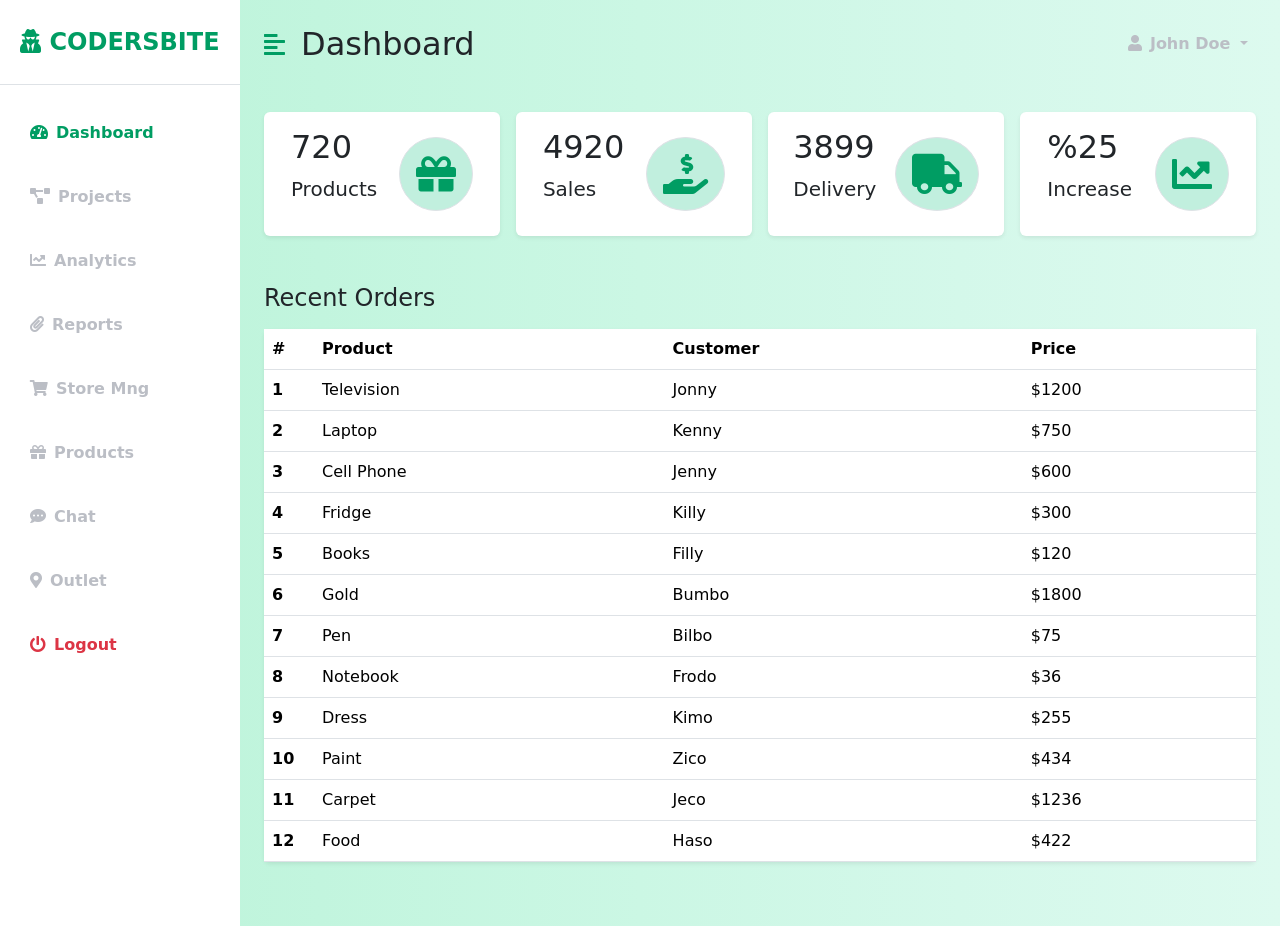
<file: admin/responsive-bootstrap5-admin-dashboard-main/index.html>
<!DOCTYPE html>
<html lang="en">

<head>
    <meta charset="UTF-8" />
    <meta http-equiv="X-UA-Compatible" content="IE=edge" />
    <meta name="viewport" content="width=device-width, initial-scale=1.0" />
    <link href="https://cdn.jsdelivr.net/npm/bootstrap@5.0.0-beta3/dist/css/bootstrap.min.css" rel="stylesheet" />
    <link rel="stylesheet" href="https://cdnjs.cloudflare.com/ajax/libs/font-awesome/5.15.3/css/all.min.css" />
    <link rel="stylesheet" href="styles.css" />
    <title>Bootstap 5 Responsive Admin Dashboard</title>
</head>

<body>
    <div class="d-flex" id="wrapper">
        <!-- Sidebar -->
        <div class="bg-white" id="sidebar-wrapper">
            <div class="sidebar-heading text-center py-4 primary-text fs-4 fw-bold text-uppercase border-bottom"><i
                    class="fas fa-user-secret me-2"></i>Codersbite</div>
            <div class="list-group list-group-flush my-3">
                <a href="#" class="list-group-item list-group-item-action bg-transparent second-text active"><i
                        class="fas fa-tachometer-alt me-2"></i>Dashboard</a>
                <a href="#" class="list-group-item list-group-item-action bg-transparent second-text fw-bold"><i
                        class="fas fa-project-diagram me-2"></i>Projects</a>
                <a href="#" class="list-group-item list-group-item-action bg-transparent second-text fw-bold"><i
                        class="fas fa-chart-line me-2"></i>Analytics</a>
                <a href="#" class="list-group-item list-group-item-action bg-transparent second-text fw-bold"><i
                        class="fas fa-paperclip me-2"></i>Reports</a>
                <a href="#" class="list-group-item list-group-item-action bg-transparent second-text fw-bold"><i
                        class="fas fa-shopping-cart me-2"></i>Store Mng</a>
                <a href="#" class="list-group-item list-group-item-action bg-transparent second-text fw-bold"><i
                        class="fas fa-gift me-2"></i>Products</a>
                <a href="#" class="list-group-item list-group-item-action bg-transparent second-text fw-bold"><i
                        class="fas fa-comment-dots me-2"></i>Chat</a>
                <a href="#" class="list-group-item list-group-item-action bg-transparent second-text fw-bold"><i
                        class="fas fa-map-marker-alt me-2"></i>Outlet</a>
                <a href="#" class="list-group-item list-group-item-action bg-transparent text-danger fw-bold"><i
                        class="fas fa-power-off me-2"></i>Logout</a>
            </div>
        </div>
        <!-- /#sidebar-wrapper -->

        <!-- Page Content -->
        <div id="page-content-wrapper">
            <nav class="navbar navbar-expand-lg navbar-light bg-transparent py-4 px-4">
                <div class="d-flex align-items-center">
                    <i class="fas fa-align-left primary-text fs-4 me-3" id="menu-toggle"></i>
                    <h2 class="fs-2 m-0">Dashboard</h2>
                </div>

                <button class="navbar-toggler" type="button" data-bs-toggle="collapse"
                    data-bs-target="#navbarSupportedContent" aria-controls="navbarSupportedContent"
                    aria-expanded="false" aria-label="Toggle navigation">
                    <span class="navbar-toggler-icon"></span>
                </button>

                <div class="collapse navbar-collapse" id="navbarSupportedContent">
                    <ul class="navbar-nav ms-auto mb-2 mb-lg-0">
                        <li class="nav-item dropdown">
                            <a class="nav-link dropdown-toggle second-text fw-bold" href="#" id="navbarDropdown"
                                role="button" data-bs-toggle="dropdown" aria-expanded="false">
                                <i class="fas fa-user me-2"></i>John Doe
                            </a>
                            <ul class="dropdown-menu" aria-labelledby="navbarDropdown">
                                <li><a class="dropdown-item" href="#">Profile</a></li>
                                <li><a class="dropdown-item" href="#">Settings</a></li>
                                <li><a class="dropdown-item" href="#">Logout</a></li>
                            </ul>
                        </li>
                    </ul>
                </div>
            </nav>

            <div class="container-fluid px-4">
                <div class="row g-3 my-2">
                    <div class="col-md-3">
                        <div class="p-3 bg-white shadow-sm d-flex justify-content-around align-items-center rounded">
                            <div>
                                <h3 class="fs-2">720</h3>
                                <p class="fs-5">Products</p>
                            </div>
                            <i class="fas fa-gift fs-1 primary-text border rounded-full secondary-bg p-3"></i>
                        </div>
                    </div>

                    <div class="col-md-3">
                        <div class="p-3 bg-white shadow-sm d-flex justify-content-around align-items-center rounded">
                            <div>
                                <h3 class="fs-2">4920</h3>
                                <p class="fs-5">Sales</p>
                            </div>
                            <i
                                class="fas fa-hand-holding-usd fs-1 primary-text border rounded-full secondary-bg p-3"></i>
                        </div>
                    </div>

                    <div class="col-md-3">
                        <div class="p-3 bg-white shadow-sm d-flex justify-content-around align-items-center rounded">
                            <div>
                                <h3 class="fs-2">3899</h3>
                                <p class="fs-5">Delivery</p>
                            </div>
                            <i class="fas fa-truck fs-1 primary-text border rounded-full secondary-bg p-3"></i>
                        </div>
                    </div>

                    <div class="col-md-3">
                        <div class="p-3 bg-white shadow-sm d-flex justify-content-around align-items-center rounded">
                            <div>
                                <h3 class="fs-2">%25</h3>
                                <p class="fs-5">Increase</p>
                            </div>
                            <i class="fas fa-chart-line fs-1 primary-text border rounded-full secondary-bg p-3"></i>
                        </div>
                    </div>
                </div>

                <div class="row my-5">
                    <h3 class="fs-4 mb-3">Recent Orders</h3>
                    <div class="col">
                        <table class="table bg-white rounded shadow-sm  table-hover">
                            <thead>
                                <tr>
                                    <th scope="col" width="50">#</th>
                                    <th scope="col">Product</th>
                                    <th scope="col">Customer</th>
                                    <th scope="col">Price</th>
                                </tr>
                            </thead>
                            <tbody>
                                <tr>
                                    <th scope="row">1</th>
                                    <td>Television</td>
                                    <td>Jonny</td>
                                    <td>$1200</td>
                                </tr>
                                <tr>
                                    <th scope="row">2</th>
                                    <td>Laptop</td>
                                    <td>Kenny</td>
                                    <td>$750</td>
                                </tr>
                                <tr>
                                    <th scope="row">3</th>
                                    <td>Cell Phone</td>
                                    <td>Jenny</td>
                                    <td>$600</td>
                                </tr>
                                <tr>
                                    <th scope="row">4</th>
                                    <td>Fridge</td>
                                    <td>Killy</td>
                                    <td>$300</td>
                                </tr>
                                <tr>
                                    <th scope="row">5</th>
                                    <td>Books</td>
                                    <td>Filly</td>
                                    <td>$120</td>
                                </tr>
                                <tr>
                                    <th scope="row">6</th>
                                    <td>Gold</td>
                                    <td>Bumbo</td>
                                    <td>$1800</td>
                                </tr>
                                <tr>
                                    <th scope="row">7</th>
                                    <td>Pen</td>
                                    <td>Bilbo</td>
                                    <td>$75</td>
                                </tr>
                                <tr>
                                    <th scope="row">8</th>
                                    <td>Notebook</td>
                                    <td>Frodo</td>
                                    <td>$36</td>
                                </tr>
                                <tr>
                                    <th scope="row">9</th>
                                    <td>Dress</td>
                                    <td>Kimo</td>
                                    <td>$255</td>
                                </tr>
                                <tr>
                                    <th scope="row">10</th>
                                    <td>Paint</td>
                                    <td>Zico</td>
                                    <td>$434</td>
                                </tr>
                                <tr>
                                    <th scope="row">11</th>
                                    <td>Carpet</td>
                                    <td>Jeco</td>
                                    <td>$1236</td>
                                </tr>
                                <tr>
                                    <th scope="row">12</th>
                                    <td>Food</td>
                                    <td>Haso</td>
                                    <td>$422</td>
                                </tr>
                            </tbody>
                        </table>
                    </div>
                </div>

            </div>
        </div>
    </div>
    <!-- /#page-content-wrapper -->
    </div>

    <script src="https://cdn.jsdelivr.net/npm/bootstrap@5.0.0-beta3/dist/js/bootstrap.bundle.min.js"></script>
    <script>
        var el = document.getElementById("wrapper");
        var toggleButton = document.getElementById("menu-toggle");

        toggleButton.onclick = function () {
            el.classList.toggle("toggled");
        };
    </script>
</body>

</html>
</file>
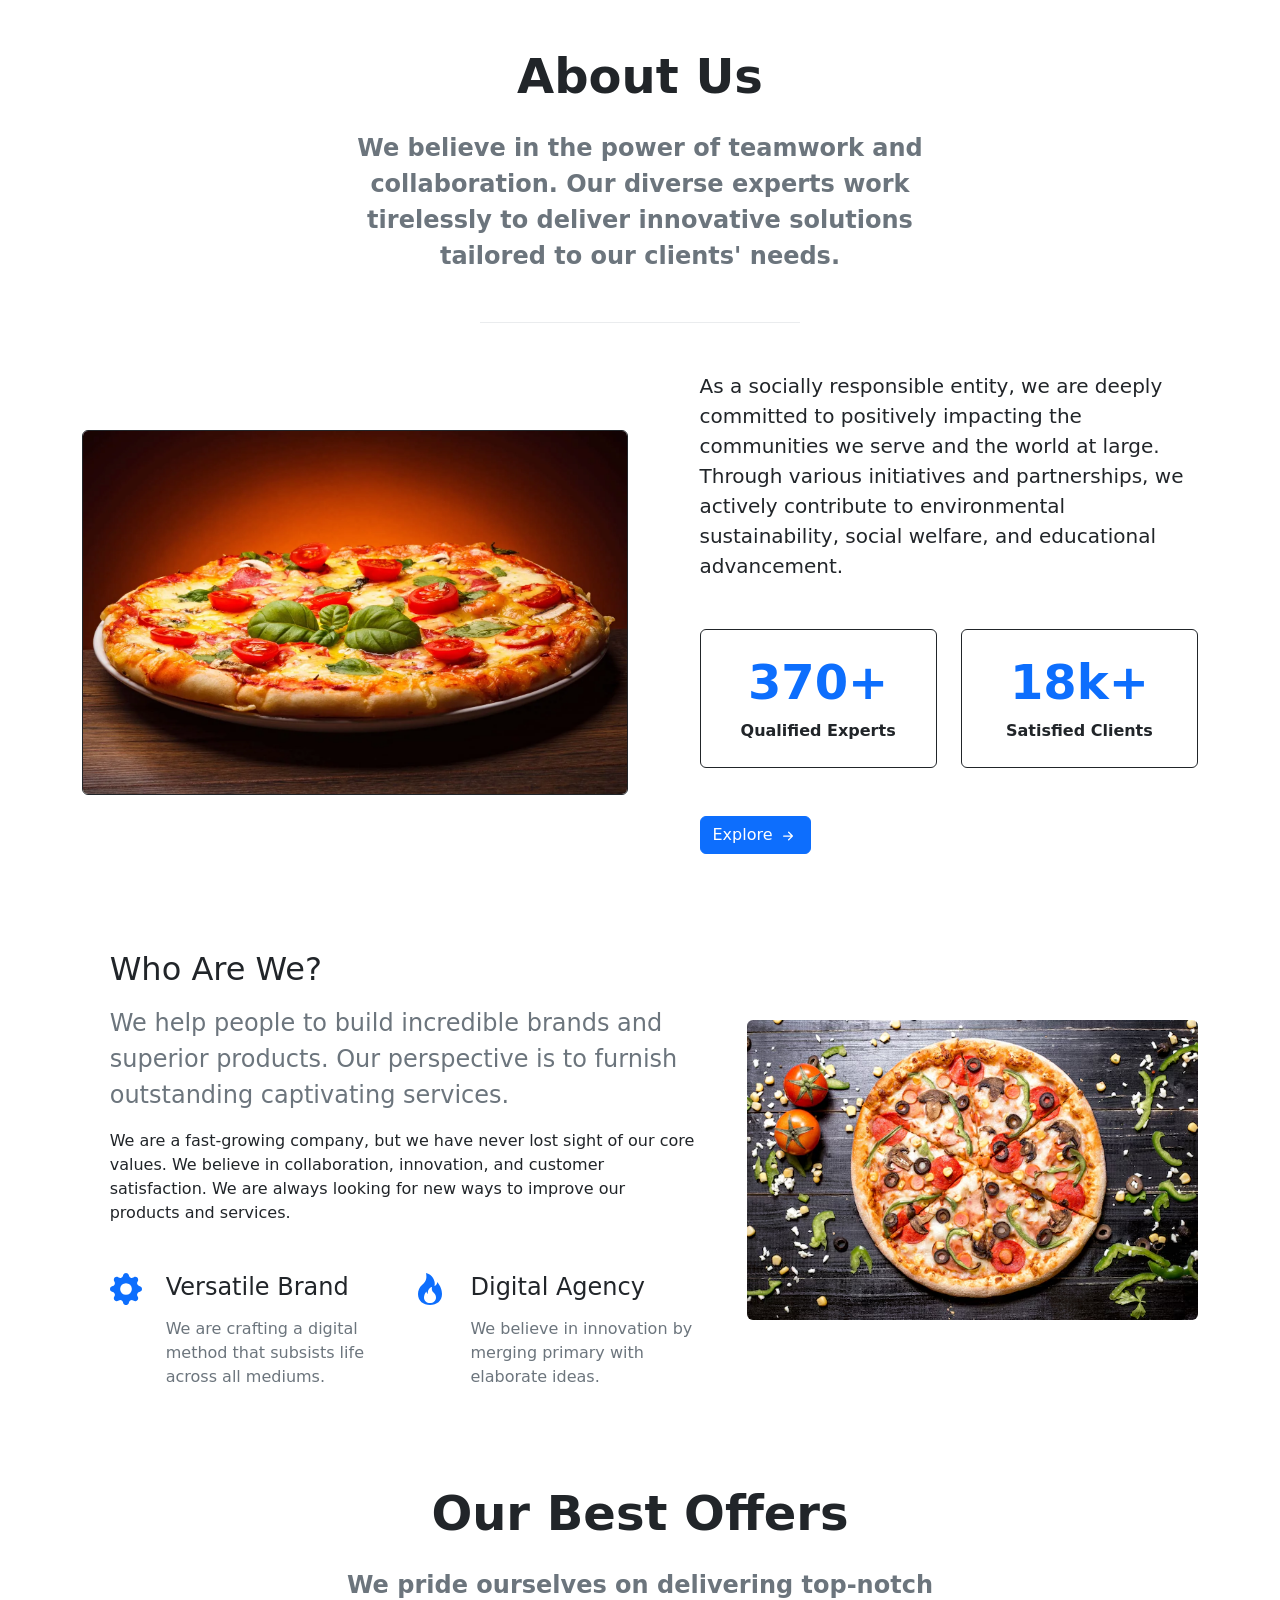
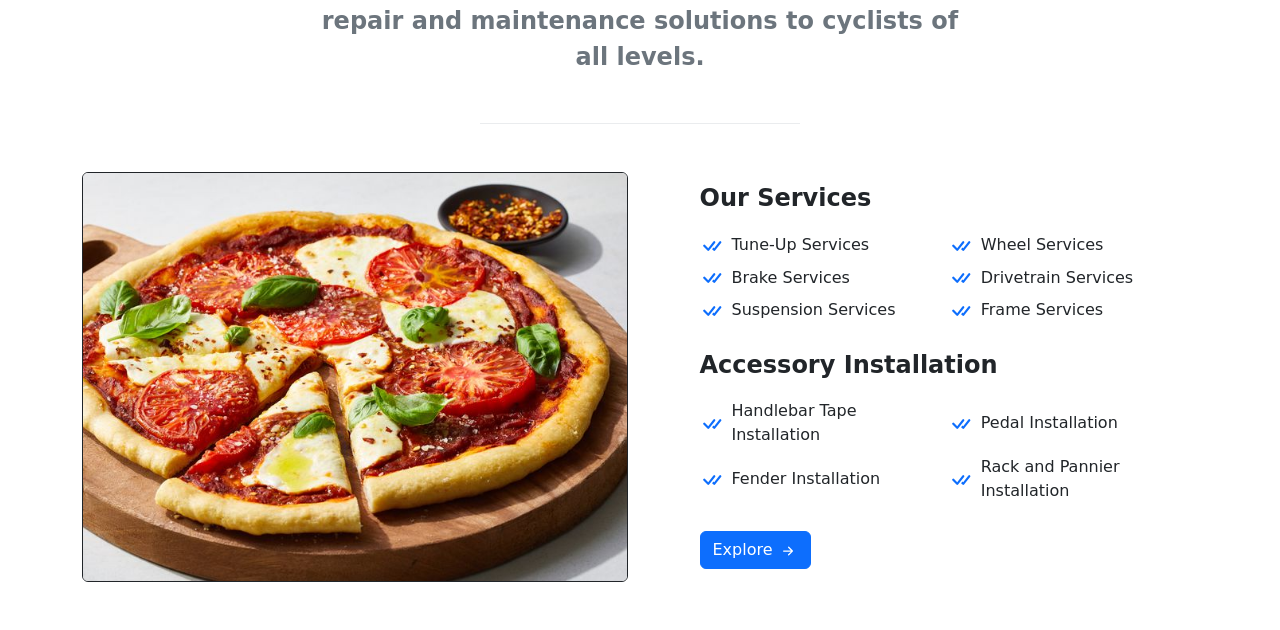
<file: about.html>
<!DOCTYPE html>
<html lang="en">
<head>
    <meta charset="UTF-8">
    <meta name="viewport" content="width=device-width, initial-scale=1.0">
    <title>About Restorant</title>
    <link href="https://cdn.jsdelivr.net/npm/bootstrap@5.3.3/dist/css/bootstrap.min.css" rel="stylesheet" integrity="sha384-QWTKZyjpPEjISv5WaRU9OFeRpok6YctnYmDr5pNlyT2bRjXh0JMhjY6hW+ALEwIH" crossorigin="anonymous">
</head>
<body>
    <!-- About 1 - Bootstrap Brain Component -->
   
    
    

    <!-- About 7 - Bootstrap Brain Component -->
<section class="py-3 py-md-5 py-xl-8">
    <div class="container">
      <div class="row justify-content-md-center">
        <div class="col-12 col-md-10 col-lg-8 col-xl-7 col-xxl-6">
          <h2 class="mb-4 display-5 text-center fw-bolder">About Us</h2>
          <p class="text-secondary mb-5 text-center lead fs-4 fw-bold">We believe in the power of teamwork and collaboration. Our diverse experts work tirelessly to deliver innovative solutions tailored to our clients' needs.</p>
          <hr class="w-50 mx-auto mb-5 mb-xl-9 border-dark-subtle">
        </div>
      </div>
    </div>
  
    <div class="container">
      <div class="row gy-4 gy-lg-0 align-items-lg-center">
        <div class="col-12 col-lg-6">
          <img class="img-fluid rounded border border-dark" loading="lazy" src="img/pizza4.png" alt="About Us">
        </div>
        <div class="col-12 col-lg-6 col-xxl-6">
          <div class="row justify-content-lg-end">
            <div class="col-12 col-lg-11">
              <div class="about-wrapper">
                <p class="lead mb-4 mb-md-5">As a socially responsible entity, we are deeply committed to positively impacting the communities we serve and the world at large. Through various initiatives and partnerships, we actively contribute to environmental sustainability, social welfare, and educational advancement.</p>
                <div class="row gy-4 mb-4 mb-md-5">
                  <div class="col-12 col-md-6">
                    <div class="card border border-dark">
                      <div class="card-body p-4">
                        <h3 class="display-5 fw-bold text-primary text-center mb-2">370+</h3>
                        <p class="fw-bold text-center m-0">Qualified Experts</p>
                      </div>
                    </div>
                  </div>
                  <div class="col-12 col-md-6">
                    <div class="card border border-dark">
                      <div class="card-body p-4">
                        <h3 class="display-5 fw-bold text-primary text-center mb-2">18k+</h3>
                        <p class="fw-bold text-center m-0">Satisfied Clients</p>
                      </div>
                    </div>
                  </div>
                </div>
                <a href="#!" class="btn btn-primary bsb-btn-2xl">
                  Explore
                  <svg xmlns="http://www.w3.org/2000/svg" width="20" height="20" fill="currentColor" class="bi bi-arrow-right-short" viewBox="0 0 16 16">
                    <path fill-rule="evenodd" d="M4 8a.5.5 0 0 1 .5-.5h5.793L8.146 5.354a.5.5 0 1 1 .708-.708l3 3a.5.5 0 0 1 0 .708l-3 3a.5.5 0 0 1-.708-.708L10.293 8.5H4.5A.5.5 0 0 1 4 8" />
                  </svg>
                </a>
              </div>
            </div>
          </div>
        </div>
      </div>
    </div>
  </section>
      <!-- about ends -->
      <section class="py-3 py-md-5">
        <div class="container">
          <div class="row gy-3 gy-md-4 gy-lg-0 align-items-lg-center">
           
            <div class="col-12 col-lg-6 col-xl-7">
              <div class="row justify-content-xl-center">
                <div class="col-12 col-xl-11">
                  <h2 class="mb-3">Who Are We?</h2>
                  <p class="lead fs-4 text-secondary mb-3">We help people to build incredible brands and superior products. Our perspective is to furnish outstanding captivating services.</p>
                  <p class="mb-5">We are a fast-growing company, but we have never lost sight of our core values. We believe in collaboration, innovation, and customer satisfaction. We are always looking for new ways to improve our products and services.</p>
                  <div class="row gy-4 gy-md-0 gx-xxl-5X">
                    <div class="col-12 col-md-6">
                      <div class="d-flex">
                        <div class="me-4 text-primary">
                          <svg xmlns="http://www.w3.org/2000/svg" width="32" height="32" fill="currentColor" class="bi bi-gear-fill" viewBox="0 0 16 16">
                            <path d="M9.405 1.05c-.413-1.4-2.397-1.4-2.81 0l-.1.34a1.464 1.464 0 0 1-2.105.872l-.31-.17c-1.283-.698-2.686.705-1.987 1.987l.169.311c.446.82.023 1.841-.872 2.105l-.34.1c-1.4.413-1.4 2.397 0 2.81l.34.1a1.464 1.464 0 0 1 .872 2.105l-.17.31c-.698 1.283.705 2.686 1.987 1.987l.311-.169a1.464 1.464 0 0 1 2.105.872l.1.34c.413 1.4 2.397 1.4 2.81 0l.1-.34a1.464 1.464 0 0 1 2.105-.872l.31.17c1.283.698 2.686-.705 1.987-1.987l-.169-.311a1.464 1.464 0 0 1 .872-2.105l.34-.1c1.4-.413 1.4-2.397 0-2.81l-.34-.1a1.464 1.464 0 0 1-.872-2.105l.17-.31c.698-1.283-.705-2.686-1.987-1.987l-.311.169a1.464 1.464 0 0 1-2.105-.872l-.1-.34zM8 10.93a2.929 2.929 0 1 1 0-5.86 2.929 2.929 0 0 1 0 5.858z" />
                          </svg>
                        </div>
                        <div>
                          <h2 class="h4 mb-3">Versatile Brand</h2>
                          <p class="text-secondary mb-0">We are crafting a digital method that subsists life across all mediums.</p>
                        </div>
                      </div>
                    </div>
                    <div class="col-12 col-md-6">
                      <div class="d-flex">
                        <div class="me-4 text-primary">
                          <svg xmlns="http://www.w3.org/2000/svg" width="32" height="32" fill="currentColor" class="bi bi-fire" viewBox="0 0 16 16">
                            <path d="M8 16c3.314 0 6-2 6-5.5 0-1.5-.5-4-2.5-6 .25 1.5-1.25 2-1.25 2C11 4 9 .5 6 0c.357 2 .5 4-2 6-1.25 1-2 2.729-2 4.5C2 14 4.686 16 8 16Zm0-1c-1.657 0-3-1-3-2.75 0-.75.25-2 1.25-3C6.125 10 7 10.5 7 10.5c-.375-1.25.5-3.25 2-3.5-.179 1-.25 2 1 3 .625.5 1 1.364 1 2.25C11 14 9.657 15 8 15Z" />
                          </svg>
                        </div>
                        <div>
                          <h2 class="h4 mb-3">Digital Agency</h2>
                          <p class="text-secondary mb-0">We believe in innovation by merging primary with elaborate ideas.</p>
                        </div>
                      </div>
                    </div>
                  </div>
                </div>
              </div>
            </div>
            <div class="col-12 col-lg-6 col-xl-5">
              <img class="img-fluid rounded" loading="lazy" src="img/pizza1.png" alt="About 1">
            </div>
          </div>
       
      </section>

  <!-- About 8 - Bootstrap Brain Component -->
  <section class="py-3 py-md-5 py-xl-8">
    <div class="container">
      <div class="row justify-content-md-center">
        <div class="col-12 col-md-10 col-lg-8 col-xl-7 col-xxl-6">
          <h2 class="mb-4 display-5 text-center fw-bold">Our Best Offers</h2>
          <p class="text-secondary mb-5 text-center lead fs-4 fw-bold">We pride ourselves on delivering top-notch repair and maintenance solutions to cyclists of all levels.</p>
          <hr class="w-50 mx-auto mb-5 mb-xl-9 border-dark-subtle">
        </div>
      </div>
    </div>
  
    <div class="container">
      <div class="row gy-4 gy-lg-0 align-items-lg-center">
        <div class="col-12 col-lg-6">
          <img class="img-fluid rounded border border-dark" loading="lazy" src="img/pizza2.png" alt="About Us">
        </div>
        <div class="col-12 col-lg-6 col-xxl-6">
          <div class="row justify-content-lg-end justify-content-xxl-around">
            <div class="col-12 col-lg-11 col-xxl-10">
              <div class="card border-0 mb-4">
                <div class="card-body p-0">
                  <h4 class="card-title mb-3 fw-bold">Our Services</h4>
                  <ul class="list-unstyled m-0 p-0 d-sm-flex flex-sm-wrap">
                    <li class="py-1 d-flex align-items-center gap-2 col-sm-6">
                      <span class="text-primary">
                        <svg xmlns="http://www.w3.org/2000/svg" width="24" height="24" fill="currentColor" class="bi bi-check-all" viewBox="0 0 16 16">
                          <path d="M8.97 4.97a.75.75 0 0 1 1.07 1.05l-3.99 4.99a.75.75 0 0 1-1.08.02L2.324 8.384a.75.75 0 1 1 1.06-1.06l2.094 2.093L8.95 4.992zm-.92 5.14.92.92a.75.75 0 0 0 1.079-.02l3.992-4.99a.75.75 0 1 0-1.091-1.028L9.477 9.417l-.485-.486z" />
                        </svg>
                      </span>
                      <span>Tune-Up Services</span>
                    </li>
                    <li class="py-1 d-flex align-items-center gap-2 col-sm-6">
                      <span class="text-primary">
                        <svg xmlns="http://www.w3.org/2000/svg" width="24" height="24" fill="currentColor" class="bi bi-check-all" viewBox="0 0 16 16">
                          <path d="M8.97 4.97a.75.75 0 0 1 1.07 1.05l-3.99 4.99a.75.75 0 0 1-1.08.02L2.324 8.384a.75.75 0 1 1 1.06-1.06l2.094 2.093L8.95 4.992zm-.92 5.14.92.92a.75.75 0 0 0 1.079-.02l3.992-4.99a.75.75 0 1 0-1.091-1.028L9.477 9.417l-.485-.486z" />
                        </svg>
                      </span>
                      <span>Wheel Services</span>
                    </li>
                    <li class="py-1 d-flex align-items-center gap-2 col-sm-6">
                      <span class="text-primary">
                        <svg xmlns="http://www.w3.org/2000/svg" width="24" height="24" fill="currentColor" class="bi bi-check-all" viewBox="0 0 16 16">
                          <path d="M8.97 4.97a.75.75 0 0 1 1.07 1.05l-3.99 4.99a.75.75 0 0 1-1.08.02L2.324 8.384a.75.75 0 1 1 1.06-1.06l2.094 2.093L8.95 4.992zm-.92 5.14.92.92a.75.75 0 0 0 1.079-.02l3.992-4.99a.75.75 0 1 0-1.091-1.028L9.477 9.417l-.485-.486z" />
                        </svg>
                      </span>
                      <span>Brake Services</span>
                    </li>
                    <li class="py-1 d-flex align-items-center gap-2 col-sm-6">
                      <span class="text-primary">
                        <svg xmlns="http://www.w3.org/2000/svg" width="24" height="24" fill="currentColor" class="bi bi-check-all" viewBox="0 0 16 16">
                          <path d="M8.97 4.97a.75.75 0 0 1 1.07 1.05l-3.99 4.99a.75.75 0 0 1-1.08.02L2.324 8.384a.75.75 0 1 1 1.06-1.06l2.094 2.093L8.95 4.992zm-.92 5.14.92.92a.75.75 0 0 0 1.079-.02l3.992-4.99a.75.75 0 1 0-1.091-1.028L9.477 9.417l-.485-.486z" />
                        </svg>
                      </span>
                      <span>Drivetrain Services</span>
                    </li>
                    <li class="py-1 d-flex align-items-center gap-2 col-sm-6">
                      <span class="text-primary">
                        <svg xmlns="http://www.w3.org/2000/svg" width="24" height="24" fill="currentColor" class="bi bi-check-all" viewBox="0 0 16 16">
                          <path d="M8.97 4.97a.75.75 0 0 1 1.07 1.05l-3.99 4.99a.75.75 0 0 1-1.08.02L2.324 8.384a.75.75 0 1 1 1.06-1.06l2.094 2.093L8.95 4.992zm-.92 5.14.92.92a.75.75 0 0 0 1.079-.02l3.992-4.99a.75.75 0 1 0-1.091-1.028L9.477 9.417l-.485-.486z" />
                        </svg>
                      </span>
                      <span>Suspension Services</span>
                    </li>
                    <li class="py-1 d-flex align-items-center gap-2 col-sm-6">
                      <span class="text-primary">
                        <svg xmlns="http://www.w3.org/2000/svg" width="24" height="24" fill="currentColor" class="bi bi-check-all" viewBox="0 0 16 16">
                          <path d="M8.97 4.97a.75.75 0 0 1 1.07 1.05l-3.99 4.99a.75.75 0 0 1-1.08.02L2.324 8.384a.75.75 0 1 1 1.06-1.06l2.094 2.093L8.95 4.992zm-.92 5.14.92.92a.75.75 0 0 0 1.079-.02l3.992-4.99a.75.75 0 1 0-1.091-1.028L9.477 9.417l-.485-.486z" />
                        </svg>
                      </span>
                      <span>Frame Services</span>
                    </li>
                  </ul>
                </div>
              </div>
  
              <div class="card border-0 mb-4 mb-xxl-5">
                <div class="card-body p-0">
                  <h4 class="card-title mb-3 fw-bolder">Accessory Installation</h4>
                  <ul class="list-unstyled m-0 p-0 d-sm-flex flex-sm-wrap">
                    <li class="py-1 d-flex align-items-center gap-2 col-sm-6">
                      <span class="text-primary">
                        <svg xmlns="http://www.w3.org/2000/svg" width="24" height="24" fill="currentColor" class="bi bi-check-all" viewBox="0 0 16 16">
                          <path d="M8.97 4.97a.75.75 0 0 1 1.07 1.05l-3.99 4.99a.75.75 0 0 1-1.08.02L2.324 8.384a.75.75 0 1 1 1.06-1.06l2.094 2.093L8.95 4.992zm-.92 5.14.92.92a.75.75 0 0 0 1.079-.02l3.992-4.99a.75.75 0 1 0-1.091-1.028L9.477 9.417l-.485-.486z" />
                        </svg>
                      </span>
                      <span>Handlebar Tape Installation</span>
                    </li>
                    <li class="py-1 d-flex align-items-center gap-2 col-sm-6">
                      <span class="text-primary">
                        <svg xmlns="http://www.w3.org/2000/svg" width="24" height="24" fill="currentColor" class="bi bi-check-all" viewBox="0 0 16 16">
                          <path d="M8.97 4.97a.75.75 0 0 1 1.07 1.05l-3.99 4.99a.75.75 0 0 1-1.08.02L2.324 8.384a.75.75 0 1 1 1.06-1.06l2.094 2.093L8.95 4.992zm-.92 5.14.92.92a.75.75 0 0 0 1.079-.02l3.992-4.99a.75.75 0 1 0-1.091-1.028L9.477 9.417l-.485-.486z" />
                        </svg>
                      </span>
                      <span>Pedal Installation</span>
                    </li>
                    <li class="py-1 d-flex align-items-center gap-2 col-sm-6">
                      <span class="text-primary">
                        <svg xmlns="http://www.w3.org/2000/svg" width="24" height="24" fill="currentColor" class="bi bi-check-all" viewBox="0 0 16 16">
                          <path d="M8.97 4.97a.75.75 0 0 1 1.07 1.05l-3.99 4.99a.75.75 0 0 1-1.08.02L2.324 8.384a.75.75 0 1 1 1.06-1.06l2.094 2.093L8.95 4.992zm-.92 5.14.92.92a.75.75 0 0 0 1.079-.02l3.992-4.99a.75.75 0 1 0-1.091-1.028L9.477 9.417l-.485-.486z" />
                        </svg>
                      </span>
                      <span>Fender Installation</span>
                    </li>
                    <li class="py-1 d-flex align-items-center gap-2 col-sm-6">
                      <span class="text-primary">
                        <svg xmlns="http://www.w3.org/2000/svg" width="24" height="24" fill="currentColor" class="bi bi-check-all" viewBox="0 0 16 16">
                          <path d="M8.97 4.97a.75.75 0 0 1 1.07 1.05l-3.99 4.99a.75.75 0 0 1-1.08.02L2.324 8.384a.75.75 0 1 1 1.06-1.06l2.094 2.093L8.95 4.992zm-.92 5.14.92.92a.75.75 0 0 0 1.079-.02l3.992-4.99a.75.75 0 1 0-1.091-1.028L9.477 9.417l-.485-.486z" />
                        </svg>
                      </span>
                      <span>Rack and Pannier Installation</span>
                    </li>
                  </ul>
                </div>
              </div>
  
              <a href="#!" class="btn btn-primary bsb-btn-2xl">
                Explore
                <svg xmlns="http://www.w3.org/2000/svg" width="20" height="20" fill="currentColor" class="bi bi-arrow-right-short" viewBox="0 0 16 16">
                  <path fill-rule="evenodd" d="M4 8a.5.5 0 0 1 .5-.5h5.793L8.146 5.354a.5.5 0 1 1 .708-.708l3 3a.5.5 0 0 1 0 .708l-3 3a.5.5 0 0 1-.708-.708L10.293 8.5H4.5A.5.5 0 0 1 4 8" />
                </svg>
              </a>
            </div>
          </div>
        </div>
       
      </div>
    </div>
  </section>




  <script src="https://cdn.jsdelivr.net/npm/bootstrap@5.3.3/dist/js/bootstrap.bundle.min.js" integrity="sha384-YvpcrYf0tY3lHB60NNkmXc5s9fDVZLESaAA55NDzOxhy9GkcIdslK1eN7N6jIeHz" crossorigin="anonymous"></script>
</body>
</html>
</file>
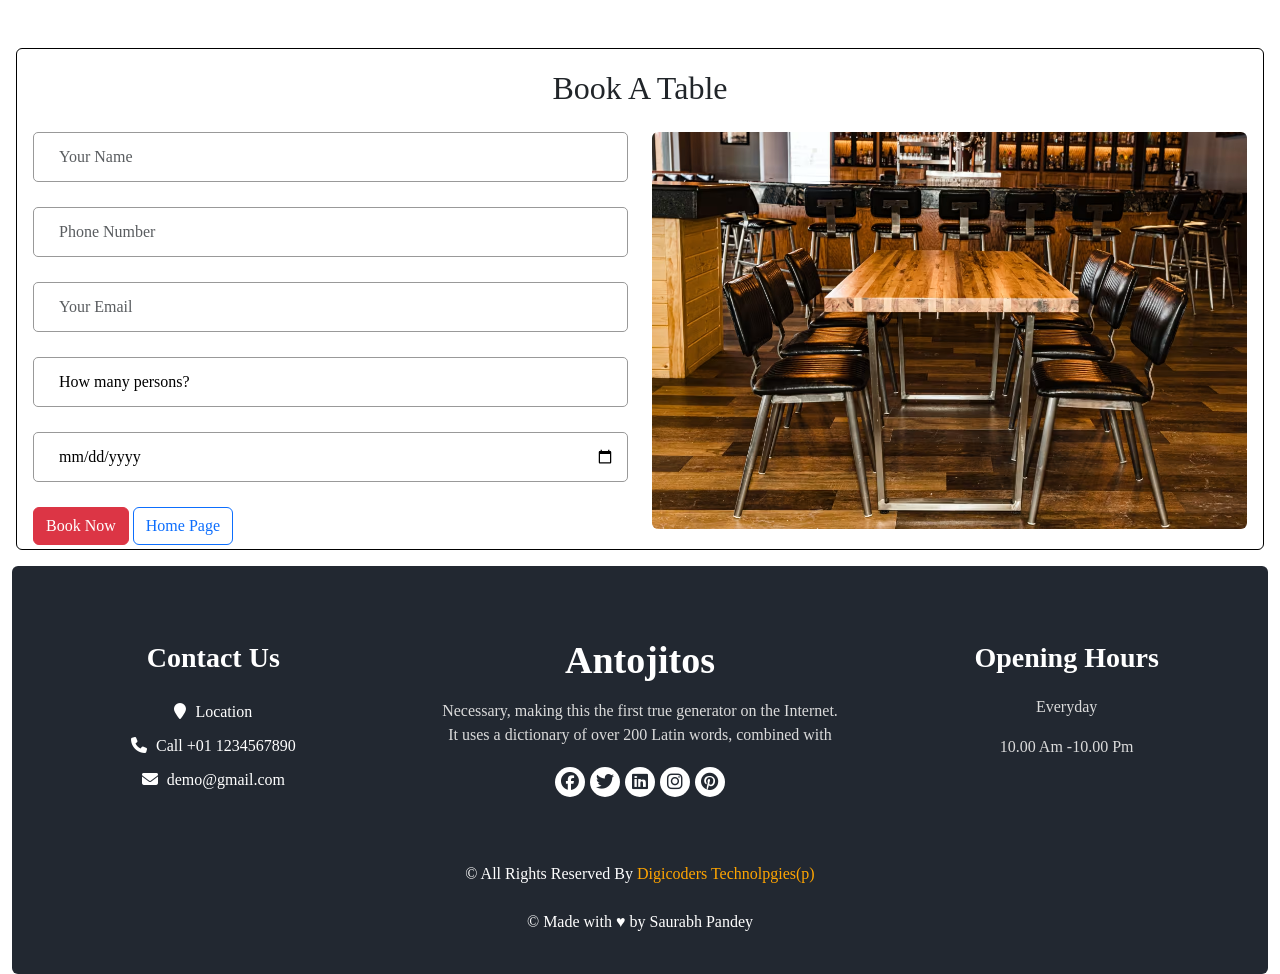
<file: book.html>
<!DOCTYPE html>
<html lang="en">
  <head>
    <meta charset="UTF-8" />
    <meta name="viewport" content="width=device-width, initial-scale=1.0" />
    <title>Document</title>
    <link
    href="https://cdn.jsdelivr.net/npm/bootstrap@5.3.3/dist/css/bootstrap.min.css"
    rel="stylesheet"
    integrity="sha384-QWTKZyjpPEjISv5WaRU9OFeRpok6YctnYmDr5pNlyT2bRjXh0JMhjY6hW+ALEwIH"
    crossorigin="anonymous"
  />
  <script
    src="https://cdn.jsdelivr.net/npm/bootstrap@5.3.3/dist/js/bootstrap.bundle.min.js"
    integrity="sha384-YvpcrYf0tY3lHB60NNkmXc5s9fDVZLESaAA55NDzOxhy9GkcIdslK1eN7N6jIeHz"
    crossorigin="anonymous"
  ></script>

  <!-- font-awesome -->
  <link rel="stylesheet" href="https://cdnjs.cloudflare.com/ajax/libs/font-awesome/6.6.0/css/all.min.css" integrity="sha512-Kc323vGBEqzTmouAECnVceyQqyqdsSiqLQISBL29aUW4U/M7pSPA/gEUZQqv1cwx4OnYxTxve5UMg5GT6L4JJg==" crossorigin="anonymous" referrerpolicy="no-referrer" />
  <link rel="stylesheet" href="css/style.css">

    <style>
      


.book_section .heading_container {
  margin-bottom: 25px;
}

.book_section .form_container .form-control {
  width: 100%;
  border: none;
  height: 50px;
  margin-bottom: 25px;
  padding-left: 25px;
  border: 1px solid #999;
  outline: none;
  color: #000000;
  border-radius: 5px;
  outline: none;
          box-shadow: none;
}




.book_section .map_container {
  width: 100%;
  height: 345px;
  border-radius: 10px;
  overflow: hidden;
}


.border-row{
    border: 1px solid black;
}
    </style>
  </head>
  <body>
 
    <div class="container-fluid mt-5">
           <!-- book section -->
           <div class="row mx-1 p-1 border-row rounded">
           <section class="book_section layout_padding">
 
   
   
        <div class="heading_container">
          <h2 class="text-center mt-3" style="font-family: cursive;">Book A Table</h2>
        </div>
        <div class="row">
          <div class="col-sm-12 col-md-12 col-lg-6">
            <div class="form_container">
              <form action="">
                <div>
                  <input
                    type="text"
                    class="form-control"
                    placeholder="Your Name"
                  />
                </div>
                <div>
                  <input
                    type="text"
                    class="form-control"
                    placeholder="Phone Number"
                  />
                </div>
                <div>
                  <input
                    type="email"
                    class="form-control"
                    placeholder="Your Email"
                  />
                </div>
                <div>
                  <select class="form-control nice-select wide">
                    <option value="" disabled selected>
                      How many persons?
                    </option>
                    <option value="">2</option>
                    <option value="">3</option>
                    <option value="">4</option>
                    <option value="">5</option>
                  </select>
                </div>
                <div>
                  <input type="date" class="form-control" />
                </div>
            
                  <button class="btn btn-danger">Book Now</button>
                  <a href="./index.html" class="btn btn-outline-primary">Home Page</a>
               
              </form>
            </div>
          </div>
          <div class="col-sm-12 col-md-12 col-lg-6">
            <!-- <div class="map_container"> -->
                <img src="img/table.png" class="rounded img-fluid" height="400" alt="">
     
            </div>
          </div>
           </section>
        </div>
    
   

        <footer class="footer_section rounded mt-3">
           
              <div class="row">
                <div class="col-md-4 footer-col">
                  <div class="footer_contact">
                    <h4>
                      Contact Us
                    </h4>
                    <div class="contact_link_box">
                      <a href="">
                        <i class="fa fa-map-marker" aria-hidden="true"></i>
                        <span>
                          Location
                        </span>
                      </a>
                      <a href="">
                        <i class="fa fa-phone" aria-hidden="true"></i>
                        <span>
                          Call +01 1234567890
                        </span>
                      </a>
                      <a href="">
                        <i class="fa fa-envelope" aria-hidden="true"></i>
                        <span>
                          demo@gmail.com
                        </span>
                      </a>
                    </div>
                  </div>
                </div>
                <div class="col-md-4 footer-col">
                  <div class="footer_detail">
                    <a href="" class="footer-logo">
                      Antojitos
                    </a>
                    <p>
                      Necessary, making this the first true generator on the Internet. It uses a dictionary of over 200 Latin words, combined with
                    </p>
                    <div class="footer_social">
                      <a href="">
                        <i class="fa-brands fa-facebook" aria-hidden="true"></i>
                      </a>
                      <a href="">
                        <i class="fa-brands fa-twitter" aria-hidden="true"></i>
                      </a>
                      <a href="">
                        <i class="fa-brands fa-linkedin" aria-hidden="true"></i>
                      </a>
                      <a href="">
                        <i class="fa-brands fa-instagram" aria-hidden="true"></i>
                      </a>
                      <a href="">
                        <i class="fa-brands fa-pinterest" aria-hidden="true"></i>
                      </a>
                    </div>
                  </div>
                </div>
                <div class="col-md-4 footer-col">
                  <h4>
                    Opening Hours
                  </h4>
                  <p>
                    Everyday
                  </p>
                  <p>
                    10.00 Am -10.00 Pm
                  </p>
                </div>
              </div>
              <div class="footer-info">
                <p>
                  &copy; <span id="displayYear"></span> All Rights Reserved By
                  <a href="https://html.design/" style="text-decoration: none; color: orange;">Digicoders Technolpgies(p)</a><br><br>
                  &copy; <span id="displayYear"></span> Made with &hearts; by
                  <a href="https://themewagon.com/" target="_blank" style="text-decoration:none ;">Saurabh Pandey</a>
                </p>
              </div>
       
          </footer>

  </div>
    

  <script src="js/script.js"></script>
  </body>
</html>
</file>
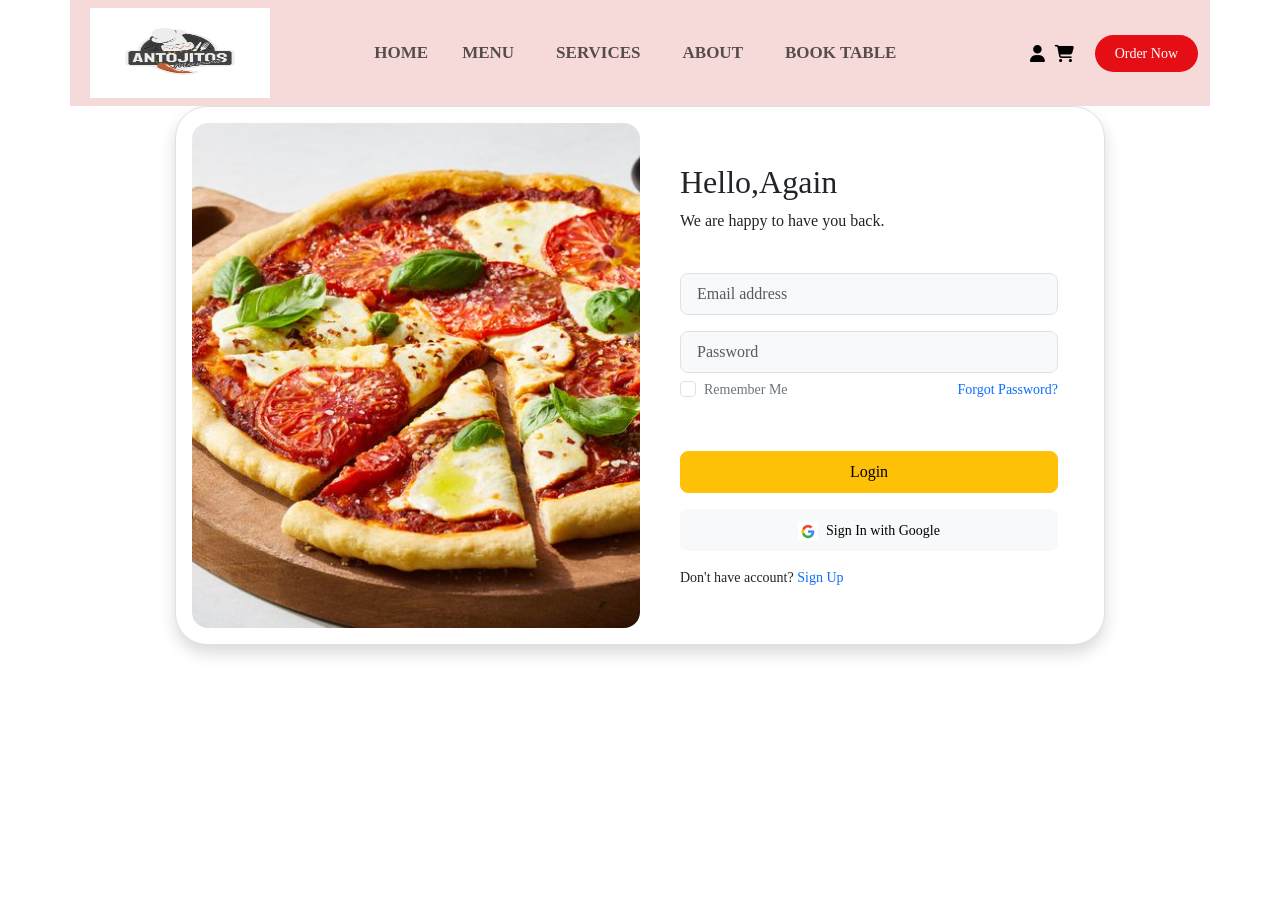
<file: login.html>
<!DOCTYPE html>
<html lang="en">
<head>
    <meta charset="UTF-8">
    <meta http-equiv="X-UA-Compatible" content="IE=edge">
    <meta name="viewport" content="width=device-width, initial-scale=1.0">
    <link rel="stylesheet" href="https://cdn.jsdelivr.net/npm/bootstrap@5.2.3/dist/css/bootstrap.min.css" integrity="sha384-rbsA2VBKQhggwzxH7pPCaAqO46MgnOM80zW1RWuH61DGLwZJEdK2Kadq2F9CUG65" crossorigin="anonymous">
    <link rel="stylesheet" href="css/style.css">
    <title>Boostrap Login | Ludiflex</title>
    <link rel="stylesheet" href="https://cdnjs.cloudflare.com/ajax/libs/font-awesome/6.6.0/css/all.min.css" integrity="sha512-Kc323vGBEqzTmouAECnVceyQqyqdsSiqLQISBL29aUW4U/M7pSPA/gEUZQqv1cwx4OnYxTxve5UMg5GT6L4JJg==" crossorigin="anonymous" referrerpolicy="no-referrer" />
   
</head>
<body>
    <!----------------------- Main Container -------------------------->
     <div class="container min-vh-100">
        <!-- Header -->
       
        <div class="row">
            
            <nav class="navbar navbar-expand-lg">
                <div class="container-fluid">
          <div class="logo ms-2">
              <img src="./img/logo-2.png" class="logo" alt="">
          </div>
            
              <div
                class="offcanvas offcanvas-end"
                tabindex="-1"
                id="offcanvasNavbar"
                aria-labelledby="offcanvasNavbarLabel"
              >
                <div class="offcanvas-header">
                  <h5 class="offcanvas-title" id="offcanvasNavbarLabel">   <img src="./img/logo-2.png" class="logo" alt=""></h5>
                  <button
                    type="button"
                    class="btn-close"
                    data-bs-dismiss="offcanvas"
                    aria-label="Close"
                  ></button>
                </div>
                <div class="offcanvas-body">
                  <ul class="navbar-nav justify-content-center flex-grow-1 pe-3">
                    <li class="nav-item">
                      <a class="nav-link " aria-current="page" href="./index.html ">Home</a>
                    </li>
                    <li class="nav-item">
                      <a class="nav-link  mx-lg-2" href="./menu.html">Menu</a>
                    </li>
                    <li class="nav-item">
                      <a class="nav-link mx-lg-2" href="#">Services</a>
                    </li>
                    <li class="nav-item">
                      <a class="nav-link mx-lg-2" href="#">About</a>
                    </li>
                    <li class="nav-item">
                      <a class="nav-link mx-lg-2" href="./contact.html">Book Table</a>
                    </li>
      
                   
                  </ul>
                </div>
              </div>
              <!-- <a href="#" class="login-button text-decoration-none">Login</a> -->
              <a href="#" class="nav-item  side-icon">
                  <i class="fa-solid fa-user py-3"></i>
                </a>
             
              <a href="#" class="nav-item side-icon">
                  <i class="fa-solid fa-cart-shopping py-3 "></i>
                </a>
                       <a href="#" class="login-button text-decoration-none ms-3">Order Now</a>
              <button
              class="navbar-toggler"
              type="button"
              data-bs-toggle="offcanvas"
              data-bs-target="#offcanvasNavbar"
              aria-controls="offcanvasNavbar"
              aria-label="Toggle navigation"
            >
              <span class="navbar-toggler-icon"></span>
            </button>
          </div>
          </nav>
        </div>

    <!----------------------- Login Container -------------------------->
       <div class="row mx-auto border rounded-5 p-3 bg-white shadow box-area">
    <!--------------------------- Left Box ----------------------------->
       <div class="col-md-6 rounded-4 d-flex justify-content-center align-items-center flex-column left-box" style="background:url('img/pizza2.png');background-size: cover;">
   
       </div> 
    <!-------------------- ------ Right Box ---------------------------->
        
       <div class="col-md-6 right-box">
          <div class="row align-items-center">
                <div class="header-text mb-4">
                     <h2>Hello,Again</h2>
                     <p>We are happy to have you back.</p>
                </div>
                <div class="input-group mb-3">
                    <input type="text" class="form-control form-control-lg bg-light fs-6" placeholder="Email address">
                </div>
                <div class="input-group mb-1">
                    <input type="password" class="form-control form-control-lg bg-light fs-6" placeholder="Password">
                </div>
                <div class="input-group mb-5 d-flex justify-content-between">
                    <div class="form-check">
                        <input type="checkbox" class="form-check-input" id="formCheck">
                        <label for="formCheck" class="form-check-label text-secondary"><small>Remember Me</small></label>
                    </div>
                    <div class="forgot">
                        <small><a href="#">Forgot Password?</a></small>
                    </div>
                </div>
                <div class="input-group mb-3">
                    <button class="btn btn-lg btn-warning w-100 fs-6">Login</button>
                </div>
                <div class="input-group mb-3">
                    <button class="btn btn-lg btn-light w-100 fs-6"><img src="img/google.png" style="width:20px" class="me-2"><small>Sign In with Google</small></button>
                </div>
                <div class="row">
                    <small>Don't have account? <a href="#">Sign Up</a></small>
                </div>
          </div>
       </div> 
      </div>
    </div>
</body>
</html>
</file>
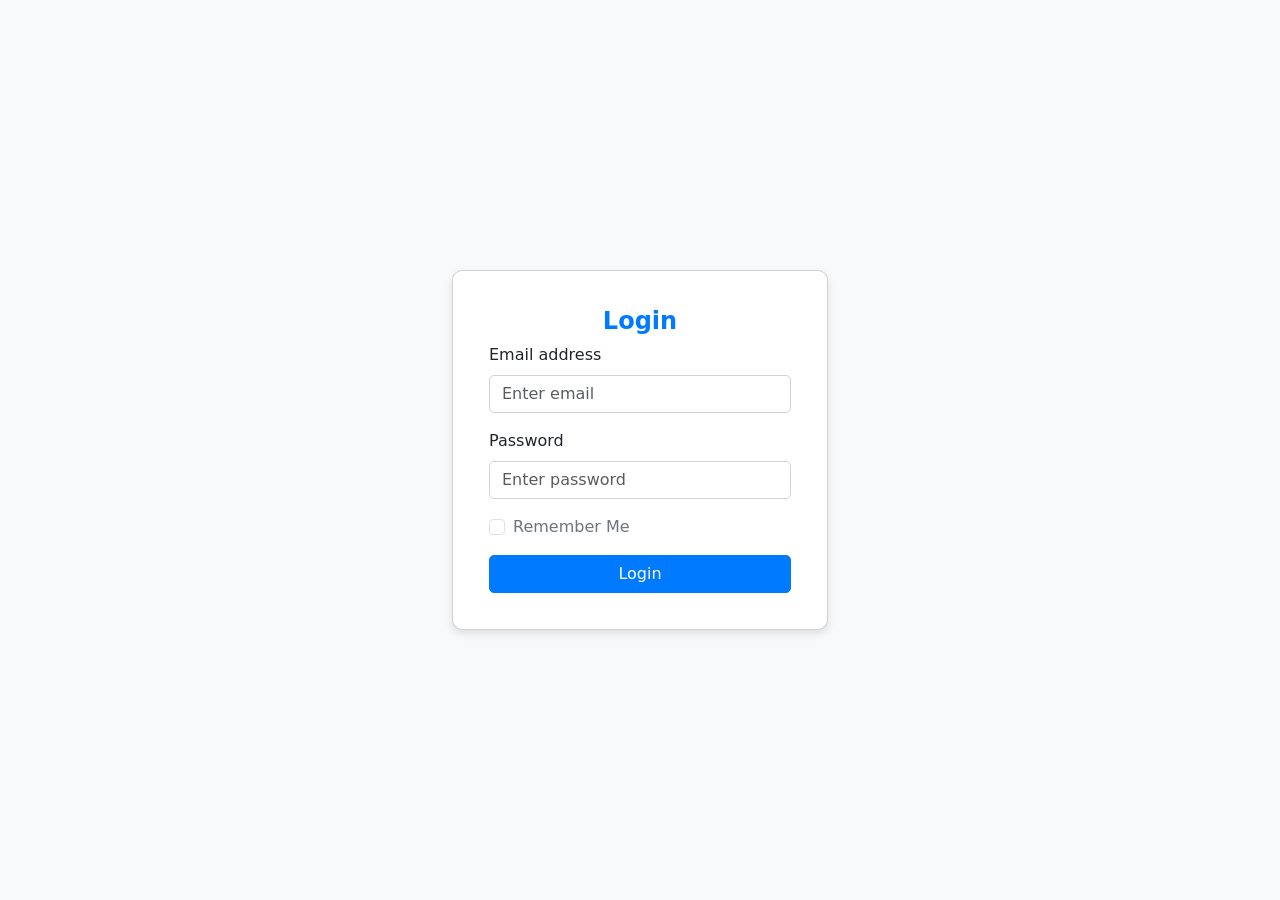
<file: logni-bs5.html>
<!DOCTYPE html>
<html lang="en">
<head>
  <meta charset="UTF-8">
  <meta name="viewport" content="width=device-width, initial-scale=1.0">
  <title>Login Form</title>
  <link href="https://cdn.jsdelivr.net/npm/bootstrap@5.3.0-alpha3/dist/css/bootstrap.min.css" rel="stylesheet">
  <style>
    body {
      background-color: #f8f9fa;
      display: flex;
      align-items: center;
      justify-content: center;
      height: 100vh;
    }

    .card {
      border-radius: 10px;
      box-shadow: 0 4px 8px rgba(0, 0, 0, 0.1);
      padding: 20px;
    }

    .card-title {
      font-size: 1.5rem;
      font-weight: bold;
      color: #007bff;
    }

    .form-control {
      border-radius: 5px;
      border: 1px solid #ced4da;
    }

    .btn-primary {
      background-color: #007bff;
      border-color: #007bff;
      border-radius: 5px;
      transition: background-color 0.3s ease;
    }

    .btn-primary:hover {
      background-color: #0056b3;
    }

    .form-check-label {
      color: #6c757d;
    }

    .container {
      max-width: 400px;
    }
  </style>
</head>
<body>
  <div class="container">
    <div class="card">
      <div class="card-body">
        <h3 class="card-title text-center">Login</h3>
        <form>
          <div class="mb-3">
            <label for="email" class="form-label">Email address</label>
            <input type="email" class="form-control" id="email" placeholder="Enter email" required>
          </div>
          <div class="mb-3">
            <label for="password" class="form-label">Password</label>
            <input type="password" class="form-control" id="password" placeholder="Enter password" required>
          </div>
          <div class="mb-3 form-check">
            <input type="checkbox" class="form-check-input" id="rememberMe">
            <label class="form-check-label" for="rememberMe">Remember Me</label>
          </div>
          <button type="submit" class="btn btn-primary w-100">Login</button>
        </form>
      </div>
    </div>
  </div>

  <script src="https://cdn.jsdelivr.net/npm/bootstrap@5.3.0-alpha3/dist/js/bootstrap.bundle.min.js"></script>
</body>
</html>
</file>
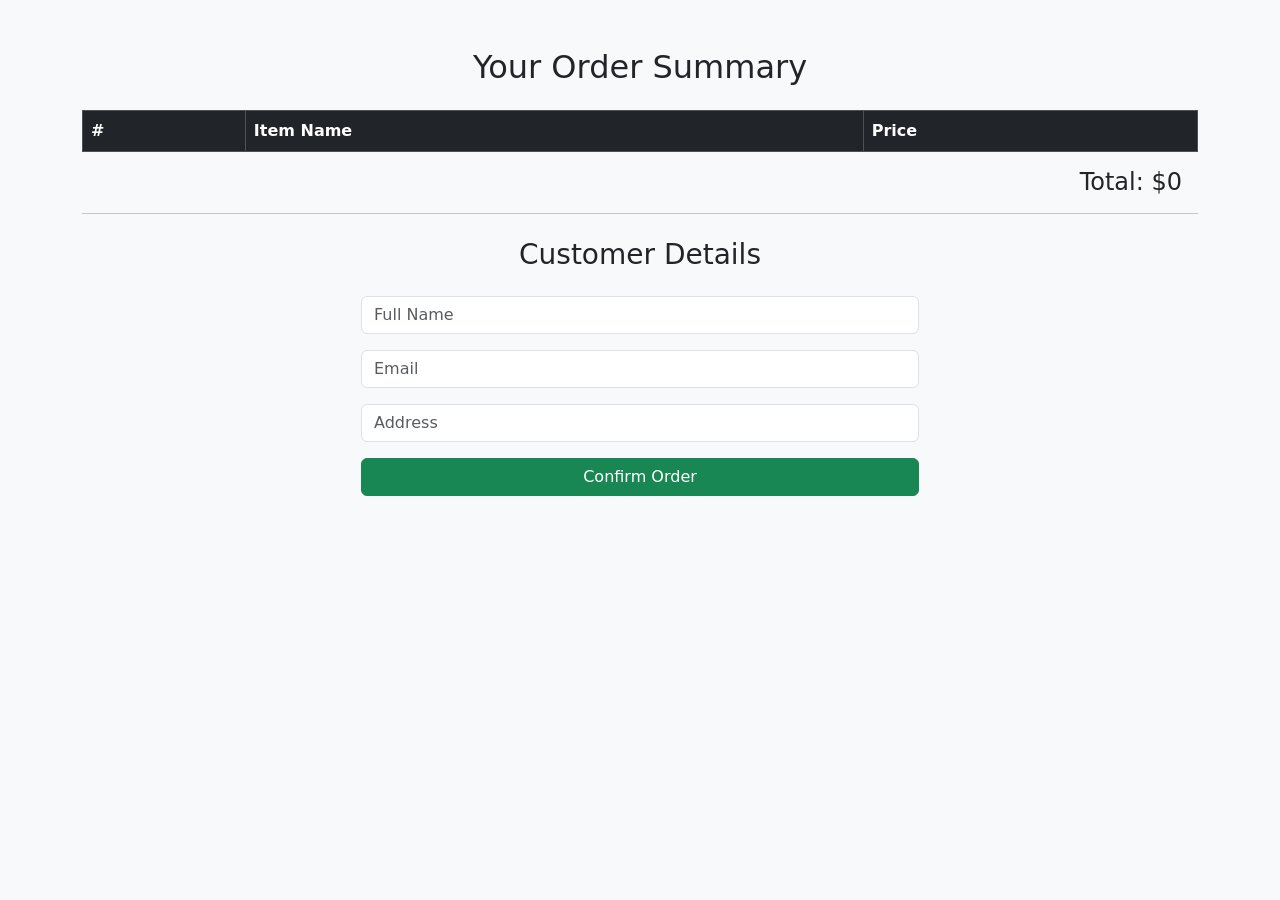
<file: orderForm.html>
<!DOCTYPE html>
<html lang="en">
<head>
  <meta charset="UTF-8">
  <meta name="viewport" content="width=device-width, initial-scale=1.0">
  <title>Order Form</title>

  <link href="https://cdn.jsdelivr.net/npm/bootstrap@5.3.0/dist/css/bootstrap.min.css" rel="stylesheet">
</head>

<body class="bg-light">
  <div class="container my-5">
    <h2 class="text-center mb-4">Your Order Summary</h2>

    <table class="table table-bordered">
      <thead class="table-dark">
        <tr>
          <th>#</th>
          <th>Item Name</th>
          <th>Price</th>
        </tr>
      </thead>
      <tbody id="cartTable"></tbody>
    </table>

    <h4 class="text-end me-3">Total: $<span id="totalPrice">0</span></h4>

    <hr>

    <h3 class="text-center my-4">Customer Details</h3>
    <form class="w-50 mx-auto">
      <input type="text" class="form-control mb-3" placeholder="Full Name" required>
      <input type="email" class="form-control mb-3" placeholder="Email" required>
      <input type="text" class="form-control mb-3" placeholder="Address" required>
      <button type="submit" class="btn btn-success w-100">Confirm Order</button>
    </form>
  </div>

</body>
</html>
</file>
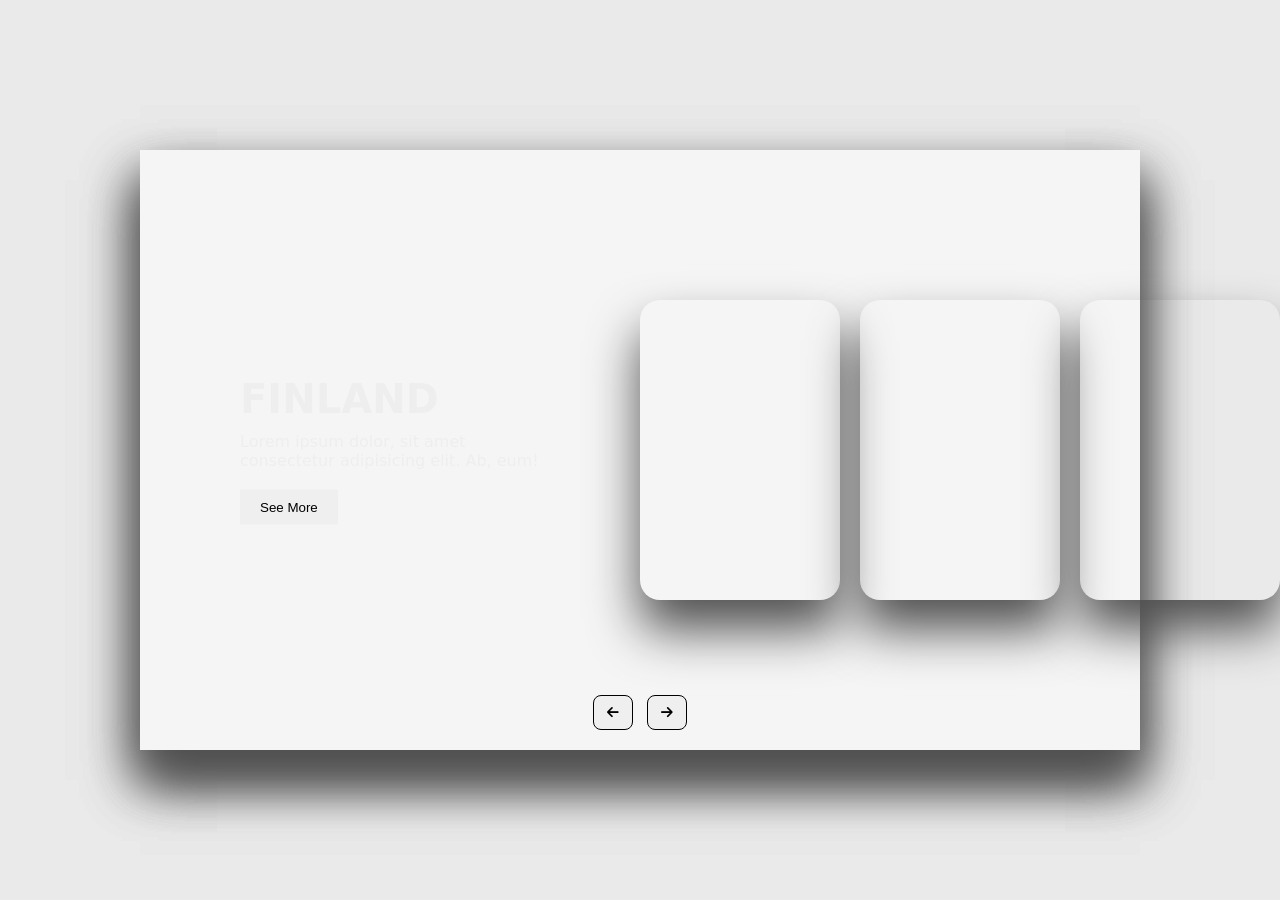
<file: slider.html>
<!DOCTYPE html>
<html lang="en">
<head>
    <meta charset="UTF-8">
    <meta name="viewport" content="width=device-width, initial-scale=1.0">
    <title>Document</title>
    <style>
        *{
    margin: 0;
    padding: 0;
    box-sizing: border-box;
}

body{
    background: #eaeaea;
    overflow: hidden;
}

.container{
    position: absolute;
    top: 50%;
    left: 50%;
    transform: translate(-50%, -50%);
    width: 1000px;
    height: 600px;
    background: #f5f5f5;
    box-shadow: 0 30px 50px #dbdbdb;
}

.container .slide .item{
    width: 200px;
    height: 300px;
    position: absolute;
    top: 50%;
    transform: translate(0, -50%);
    border-radius: 20px;
    box-shadow: 0 30px 50px #505050;
    background-position: 50% 50%;
    background-size: cover;
    display: inline-block;
    transition: 0.5s;
}

.slide .item:nth-child(1),
.slide .item:nth-child(2){
    top: 0;
    left: 0;
    transform: translate(0, 0);
    border-radius: 0;
    width: 100%;
    height: 100%;
}


.slide .item:nth-child(3){
    left: 50%;
}
.slide .item:nth-child(4){
    left: calc(50% + 220px);
}
.slide .item:nth-child(5){
    left: calc(50% + 440px);
}

/* here n = 0, 1, 2, 3,... */
.slide .item:nth-child(n + 6){
    left: calc(50% + 660px);
    opacity: 0;
}



.item .content{
    position: absolute;
    top: 50%;
    left: 100px;
    width: 300px;
    text-align: left;
    color: #eee;
    transform: translate(0, -50%);
    font-family: system-ui;
    display: none;
}


.slide .item:nth-child(2) .content{
    display: block;
}


.content .name{
    font-size: 40px;
    text-transform: uppercase;
    font-weight: bold;
    opacity: 0;
    animation: animate 1s ease-in-out 1 forwards;
}

.content .des{
    margin-top: 10px;
    margin-bottom: 20px;
    opacity: 0;
    animation: animate 1s ease-in-out 0.3s 1 forwards;
}

.content button{
    padding: 10px 20px;
    border: none;
    cursor: pointer;
    opacity: 0;
    animation: animate 1s ease-in-out 0.6s 1 forwards;
}


@keyframes animate {
    from{
        opacity: 0;
        transform: translate(0, 100px);
        filter: blur(33px);
    }

    to{
        opacity: 1;
        transform: translate(0);
        filter: blur(0);
    }
}



.button{
    width: 100%;
    text-align: center;
    position: absolute;
    bottom: 20px;
}

.button button{
    width: 40px;
    height: 35px;
    border-radius: 8px;
    border: none;
    cursor: pointer;
    margin: 0 5px;
    border: 1px solid #000;
    transition: 0.3s;
}

.button button:hover{
    background: #ababab;
    color: #fff;
}
    </style>
</head>
<body>
    <!--Font Awesome CDN-->
    <link rel="stylesheet" href="https://cdnjs.cloudflare.com/ajax/libs/font-awesome/6.4.0/css/all.min.css" integrity="sha512-iecdLmaskl7CVkqkXNQ/ZH/XLlvWZOJyj7Yy7tcenmpD1ypASozpmT/E0iPtmFIB46ZmdtAc9eNBvH0H/ZpiBw==" crossorigin="anonymous" referrerpolicy="no-referrer" />
     
    <div class="container">

        <div class=" slide">

            
            <div class="item" style="background-image: url(https://i.ibb.co/qCkd9jS/img1.jpg);">
                <div class="content">
                    <div class="name">Switzerland</div>
                    <div class="des">Lorem ipsum dolor, sit amet consectetur adipisicing elit. Ab, eum!</div>
                    <button>See More</button>
                </div>
            </div>
            <div class="item" style="background-image: url(https://i.ibb.co/jrRb11q/img2.jpg);">
                <div class="content">
                    <div class="name">Finland</div>
                    <div class="des">Lorem ipsum dolor, sit amet consectetur adipisicing elit. Ab, eum!</div>
                    <button>See More</button>
                </div>
            </div>
            <div class="item" style="background-image: url(https://i.ibb.co/NSwVv8D/img3.jpg);">
                <div class="content">
                    <div class="name">Iceland</div>
                    <div class="des">Lorem ipsum dolor, sit amet consectetur adipisicing elit. Ab, eum!</div>
                    <button>See More</button>
                </div>
            </div>
            <div class="item" style="background-image: url(https://i.ibb.co/Bq4Q0M8/img4.jpg);">
                <div class="content">
                    <div class="name">Australia</div>
                    <div class="des">Lorem ipsum dolor, sit amet consectetur adipisicing elit. Ab, eum!</div>
                    <button>See More</button>
                </div>
            </div>
            <div class="item" style="background-image: url(https://i.ibb.co/jTQfmTq/img5.jpg);">
                <div class="content">
                    <div class="name">Netherland</div>
                    <div class="des">Lorem ipsum dolor, sit amet consectetur adipisicing elit. Ab, eum!</div>
                    <button>See More</button>
                </div>
            </div>
            <div class="item" style="background-image: url(https://i.ibb.co/RNkk6L0/img6.jpg);">
                <div class="content">
                    <div class="name">Ireland</div>
                    <div class="des">Lorem ipsum dolor, sit amet consectetur adipisicing elit. Ab, eum!</div>
                    <button>See More</button>
                </div>
            </div>

        </div>

        <div class="button">
            <button class="prev"><i class="fa-solid fa-arrow-left"></i></button>
            <button class="next"><i class="fa-solid fa-arrow-right"></i></button>
        </div>

    </div>

    <script>
        let next = document.querySelector('.next')
let prev = document.querySelector('.prev')

next.addEventListener('click', function(){
    let items = document.querySelectorAll('.item')
    document.querySelector('.slide').appendChild(items[0])
})

prev.addEventListener('click', function(){
    let items = document.querySelectorAll('.item')
    document.querySelector('.slide').prepend(items[items.length - 1]) // here the length of items = 6
})
    </script>
</body>
</html>
</file>
<file: admin/responsive-bootstrap5-admin-dashboard-main/styles.css>
:root {
  --main-bg-color: #009d63;
  --main-text-color: #009d63;
  --second-text-color: #bbbec5;
  --second-bg-color: #c1efde;
}

.primary-text {
  color: var(--main-text-color);
}

.second-text {
  color: var(--second-text-color);
}

.primary-bg {
  background-color: var(--main-bg-color);
}

.secondary-bg {
  background-color: var(--second-bg-color);
}

.rounded-full {
  border-radius: 100%;
}

#wrapper {
  overflow-x: hidden;
  background-image: linear-gradient(
    to right,
    #baf3d7,
    #c2f5de,
    #cbf7e4,
    #d4f8ea,
    #ddfaef
  );
}

#sidebar-wrapper {
  min-height: 100vh;
  margin-left: -15rem;
  -webkit-transition: margin 0.25s ease-out;
  -moz-transition: margin 0.25s ease-out;
  -o-transition: margin 0.25s ease-out;
  transition: margin 0.25s ease-out;
}

#sidebar-wrapper .sidebar-heading {
  padding: 0.875rem 1.25rem;
  font-size: 1.2rem;
}

#sidebar-wrapper .list-group {
  width: 15rem;
}

#page-content-wrapper {
  min-width: 100vw;
}

#wrapper.toggled #sidebar-wrapper {
  margin-left: 0;
}

#menu-toggle {
  cursor: pointer;
}

.list-group-item {
  border: none;
  padding: 20px 30px;
}

.list-group-item.active {
  background-color: transparent;
  color: var(--main-text-color);
  font-weight: bold;
  border: none;
}

@media (min-width: 768px) {
  #sidebar-wrapper {
    margin-left: 0;
  }

  #page-content-wrapper {
    min-width: 0;
    width: 100%;
  }

  #wrapper.toggled #sidebar-wrapper {
    margin-left: -15rem;
  }
}
</file>
<file: css/style.css>
*{
    font-family: cursive;
}
nav{
    margin-top: 100px;
    background-color: #f6dada;
}
    .logo{
        font-weight: 500;
        color: #f21010;
        font-size: 20px;
    }
    .logo{
       
          height: 90px;
          width: 180px;
        
    }

    .login-button
    {
        background-color: #e60e15;
        color: #fff;
        font-size: 14px;
        padding: 8px 20px ;
        border-radius: 50px;
        transition: 0.4s background-color;
    }
    .login-button:hover{
        background-color: #ea0d0d;
    }

    .navbar-toggler{
        border: none;
        font-size: 1.25rem;
    }

    .navbar-toggler:focus, .btn-close:focus{
        box-shadow: none;
        outline: none;
    }

    .nav-item{
        color: #666777;
        font-weight: 700;
        font-size: 19px;
        
    }
    .nav-link{
        position: relative;
    }

    .nav-link:hover, .nav-link:active{
        color: black;
    }

.row a{
    text-decoration: none;
    
}

.g i{
    margin: 0 20px;
    
    float: right;
}

.or i{
    color: orange;
}

.gg i{
    font-size: 22px;
    color: white;
}
@media (min-width:991px){
    .nav-link::before{
        content: "";
        position: absolute;
        bottom: 0;
        left: 50%;
        transform: translateX(-50%);
        width: 0;
        height: 2px;
        background-color: red;
        visibility: hidden;
        transition: 0.3s ease-in-out;   
    }
    
    .nav-link:hover::before , .nav-link.active::before{
        width: 100%;
        visibility: visible;
    }
    
}

nav .nav-item{
    text-transform: uppercase;
    margin: 5px;
    font-size: 17px;
}

.side-icon{
    color: black;
transition: 0.5s;
}

.side-icon:hover{
    color: #ea0d0d;
}

.carousel-heading{
    font-size: 3.5rem;
    text-align: left;
    padding: 0;
    margin-bottom: 260px;
    font-family:cursive;
}


.top-section{
    padding: 10px 11% 100px;
    background-color:#f6dada;
}
.top-section h5{
    color: #e53937;
    text-align: center;
}
.top-section h3{
    color: black;
    text-align: center;
    font-weight: 600;
}
.top-section .row{
    margin-top: 30px;
    align-items: center;
}
.top-section .row .card{
    border: none;
}
.top-section .row .card img{
    width: 200px;
    margin: auto;
}
.top-section .card-body{
    text-align: center;
}
.top-section .card-body h1{
    font-size: 25px;
    font-weight: 600;
}
/* footer section*/
.footer_section {
    background-color: #222831;
    color: #ffffff;
    padding: 75px 0 40px 0;
    text-align: center;
  }
  
  .footer_section h4 {
    font-size: 28px;
  }
  
  .footer_section h4,
  .footer_section .footer-logo {
    font-weight: 600;
    margin-bottom: 20px;
    font-family: 'Dancing Script', cursive;
  }
  
  .footer_section p {
    color: #dbdbdb;
  }
  
  .footer_section .footer-col {
    margin-bottom: 30px;
  }
  
  .footer_section .footer_contact .contact_link_box {
  
    display: flex;
            flex-direction: column;
  }
  
  .footer_section .footer_contact .contact_link_box a {
    margin: 5px 0;
    color: #ffffff;
  }
  
  .footer_section .footer_contact .contact_link_box a i {
    margin-right: 5px;
  }
  
  .footer_section .footer_contact .contact_link_box a:hover {
    color: #ffbe33;
  }
  
  .footer_section .footer-logo {
    display: block;
    font-weight: bold;
    font-size: 38px;
    line-height: 1;
    color: #ffffff;
  }
  
  .footer_section .footer_social {
    display: -webkit-box;
    display: -ms-flexbox;
    display: flex;
    -webkit-box-pack: center;
        -ms-flex-pack: center;
            justify-content: center;
    margin-top: 20px;
    margin-bottom: 10px;
  }
  
  .footer_section .footer_social a {
    display: -webkit-box;
    display: -ms-flexbox;
    display: flex;
    -webkit-box-pack: center;
        -ms-flex-pack: center;
            justify-content: center;
    -webkit-box-align: center;
        -ms-flex-align: center;
            align-items: center;
    color: #222831;
    width: 30px;
    height: 30px;
    border-radius: 100%;
    background-color: #ffffff;
    border-radius: 100%;
    margin: 0 2.5px;
    font-size: 18px;
  }
  
  .footer_section .footer_social a:hover {
    color: #ffbe33;
  }
  
  .footer_section .footer-info {
    text-align: center;
    margin-top: 25px;
  }
  
  .footer_section .footer-info p {
    color: #ffffff;
    margin: 0;
  }
  
  .footer_section .footer-info p a {
    color: inherit;
  }
  /*# sourceMappingURL=style.css.map */



  /*------------ Login container ------------*/
  .box-area{
      width: 930px;
  }
  /*------------ Right box ------------*/
  .right-box{
      padding: 40px 30px 40px 40px;
  }
  /*------------ Custom Placeholder ------------*/
  ::placeholder{
      font-size: 16px;
  }
  .rounded-4{
      border-radius: 20px;
  }
  .rounded-5{
      border-radius: 30px;
  }
  /*------------ For small screens------------*/
  @media only screen and (max-width: 768px){
       .box-area{
          margin: 0 10px;
       }
       .left-box{
          height: 100px;
          overflow: hidden;
       }
       .right-box{
          padding: 20px;
       }
  }
      

  /* menu page css */
  @media (max-width:448px){
    .login-button{
        display: none;
    }
  }
</file>
